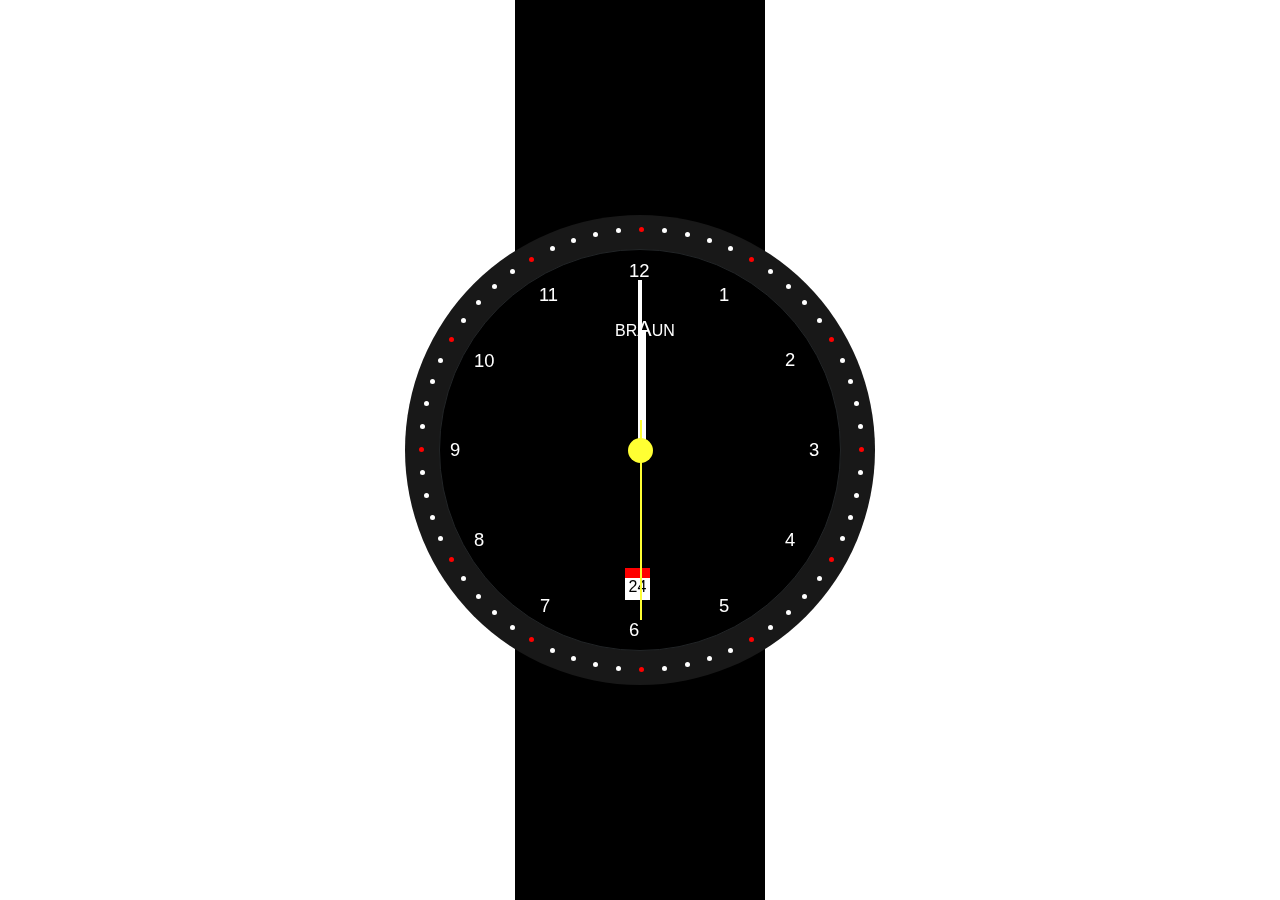
<file: index.html>
<!DOCTYPE html>
<html>
  <head>
    <title>Braun Watch</title>
    <link rel="icon" type="image/png" href="/img/logo_transparent.png">
    <link rel="stylesheet" type="text/css" href="style.css" />
  </head>
  <body>
    <header>
    </header>
        <div class="band center"></div>

        <div class="bezel center">
            <ul class="ticks">
              <li></li><li></li><li></li><li></li><li></li><li></li><li></li><li></li><li></li><li></li>
              <li></li><li></li><li></li><li></li><li></li><li></li><li></li><li></li><li></li><li></li>
              <li></li><li></li><li></li><li></li><li></li><li></li><li></li><li></li><li></li><li></li>
              <li></li><li></li><li></li><li></li><li></li><li></li><li></li><li></li><li></li><li></li>
              <li></li><li></li><li></li><li></li><li></li><li></li><li></li><li></li><li></li><li></li>
              <li></li><li></li><li></li><li></li><li></li><li></li><li></li><li></li><li></li><li></li>
           </ul>

          <div class="clock-face center">
            <div class="seconds"></div>
            <div class="minutes"></div>
            <div class="hours"></div>
            <div class="pin center"></div>
              <ul class="times">
                <li class="twelve">12</li>
                <li class="one">1</li>
                <li class="two">2</li>
                <li class="three">3</li>
                <li class="four">4</li>
                <li class="five">5</li>
                <li class="six">6</li>
                <li class="seven">7</li>
                <li class="eight">8</li>
                <li class="nine">9</li>
                <li class="ten">10</li>
                <li class="eleven">11</li>
              </ul>

            <div class="brand"><p>BR<span class="braun-a">A</span>UN</div>

            <div class="date">
              <div class="red-bar"></div>
              <div class="day"></div>
            </div>
        </div>

      </div>
    <script src="watch.js"></script>
  </body>
</html>
</file>
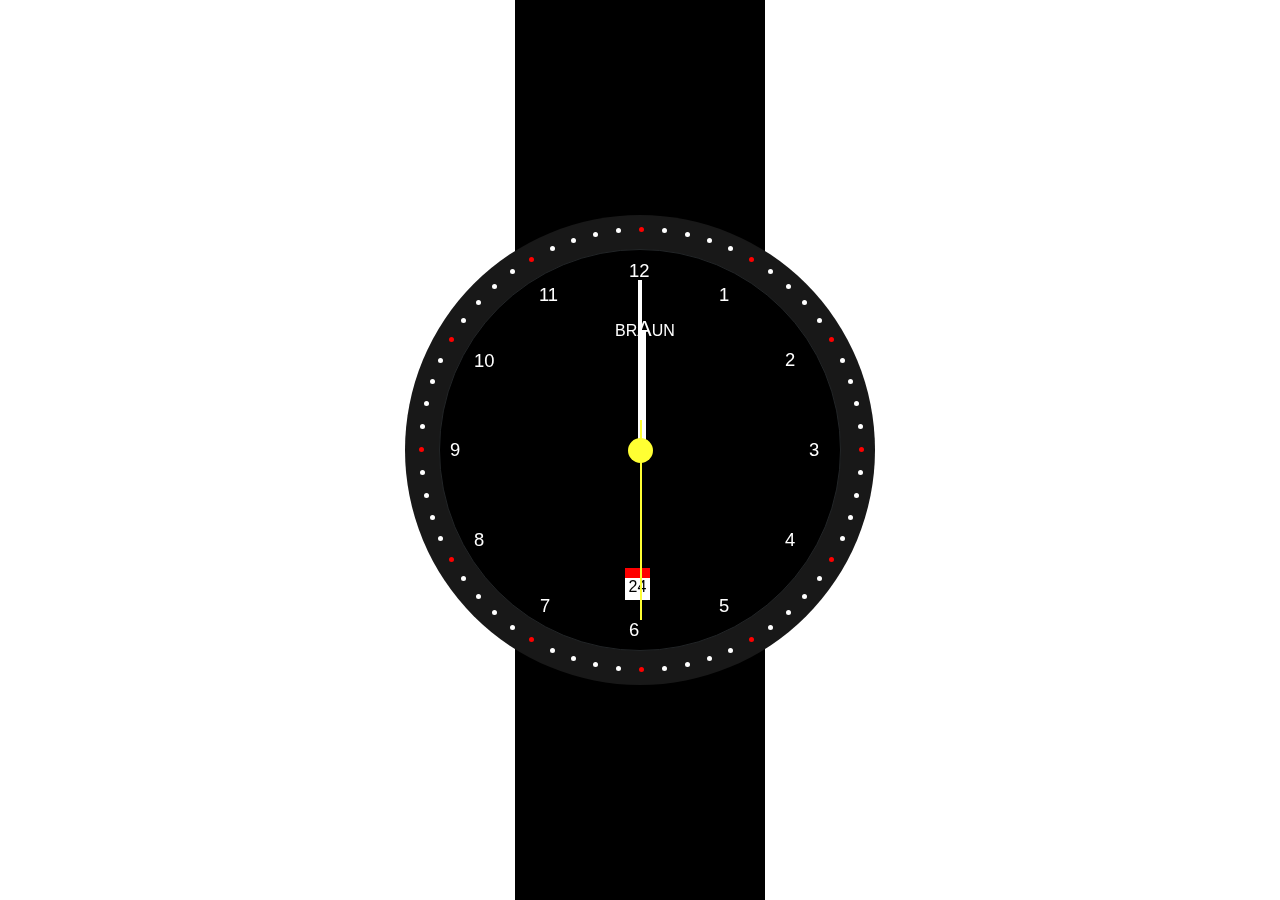
<file: watch.html>
<!DOCTYPE html>
<html>
  <head>
    <title>Braun Watch</title>
    <link rel="stylesheet" type="text/css" href="style.css" />
  </head>
  <body>
    <header>
    </header>
        <div class="band center"></div>

        <div class="bezel center">
            <ul class="ticks">
              <li></li><li></li><li></li><li></li><li></li><li></li><li></li><li></li><li></li><li></li>
              <li></li><li></li><li></li><li></li><li></li><li></li><li></li><li></li><li></li><li></li>
              <li></li><li></li><li></li><li></li><li></li><li></li><li></li><li></li><li></li><li></li>
              <li></li><li></li><li></li><li></li><li></li><li></li><li></li><li></li><li></li><li></li>
              <li></li><li></li><li></li><li></li><li></li><li></li><li></li><li></li><li></li><li></li>
              <li></li><li></li><li></li><li></li><li></li><li></li><li></li><li></li><li></li><li></li>
           </ul>

          <div class="clock-face center">
            <div class="seconds"></div>
            <div class="minutes"></div>
            <div class="hours"></div>
            <div class="pin center"></div>
              <ul class="times">
                <li class="twelve">12</li>
                <li class="one">1</li>
                <li class="two">2</li>
                <li class="three">3</li>
                <li class="four">4</li>
                <li class="five">5</li>
                <li class="six">6</li>
                <li class="seven">7</li>
                <li class="eight">8</li>
                <li class="nine">9</li>
                <li class="ten">10</li>
                <li class="eleven">11</li>
              </ul>

            <div class="brand"><p>BR<span class="braun-a">A</span>UN</div>

            <div class="date">
              <div class="red-bar"></div>
              <div class="day"></div>
            </div>
        </div>

      </div>
    <script src="watch.js"></script>
  </body>
</html>
</file>
<file: style.css>
html, body {
  height: 100%;
  margin: 0;
}

body {
  font-family: helvetica;
}

.center {
  position: fixed;
  margin: auto;
  top: 0;
  left: 0;
  right: 0;
  bottom: 0;
}


.band {
  width: 250px;
  height: 100%;
  background: black;
  z-index: -1;
}

.bezel {
  background: #181818;
  border-radius: 50%;
  height: 470px;
  width: 470px;
}

ul {
  color: white;
}

li {
  position: absolute;
  text-align: center;
  top: 25px;
  left: 25px;
}

.ticks > li:nth-child(5n+1) {
  color: red;
}


.clock-face {
  border: solid rgb(34, 37,39) 1px;
  background: #000;
  border-radius: 50%;
  height: 400px;
  width: 400px;
}

.brand {
  color: white;
  position: absolute;
  left: 175px;
  top: 50px;
}

.braun-a {
  font-size: 1.35em;
}

.pin {
  background: #FFFF33;
  height: 25px;
  width: 25px;
  border-radius: 50%;
  z-index: 1;
}

.times {
  color: white;
  font-size: 1.15em;
  list-style: none;
}

.date {
  position: absolute;
  bottom: 50px;
  left: 185px;
  width: 25px;
}

.red-bar {
  height: 10px;
  width: 100%;
  background: red;
}


.day {
  background: white;
  text-align: center;
  padding-bottom: .25em;
}

/*************************
  clock hand movements
*************************/
.seconds,
.minutes,
.hours {
  position: absolute;
  left: 50%;
  bottom: 50%;
  animation-name: spin;
  animation-iteration-count: infinite;
  animation-timing-function: linear;
  color: white;
  text-align: right;
}


.seconds {
  background: #FFFF33;
  animation-duration: 60s;
  height: 200px;
  width: 2px;
  top: 170px;
  transform-origin: 1px 30px;
  z-index: 2;
}

.minutes {
  background: white;
  animation-duration: 3600s;
  height: 170px;
  width: 4px;
  transform-origin: bottom;
  left: 198px;
}

.hours {
  background: white;
  animation-duration: 43200s;
  transform-origin: bottom;
  height: 120px;
  width: 6px;

}

@keyframes spin {
  from { transform: rotate(0deg); }
  to { transform: rotate(360deg); }
}
</file>
